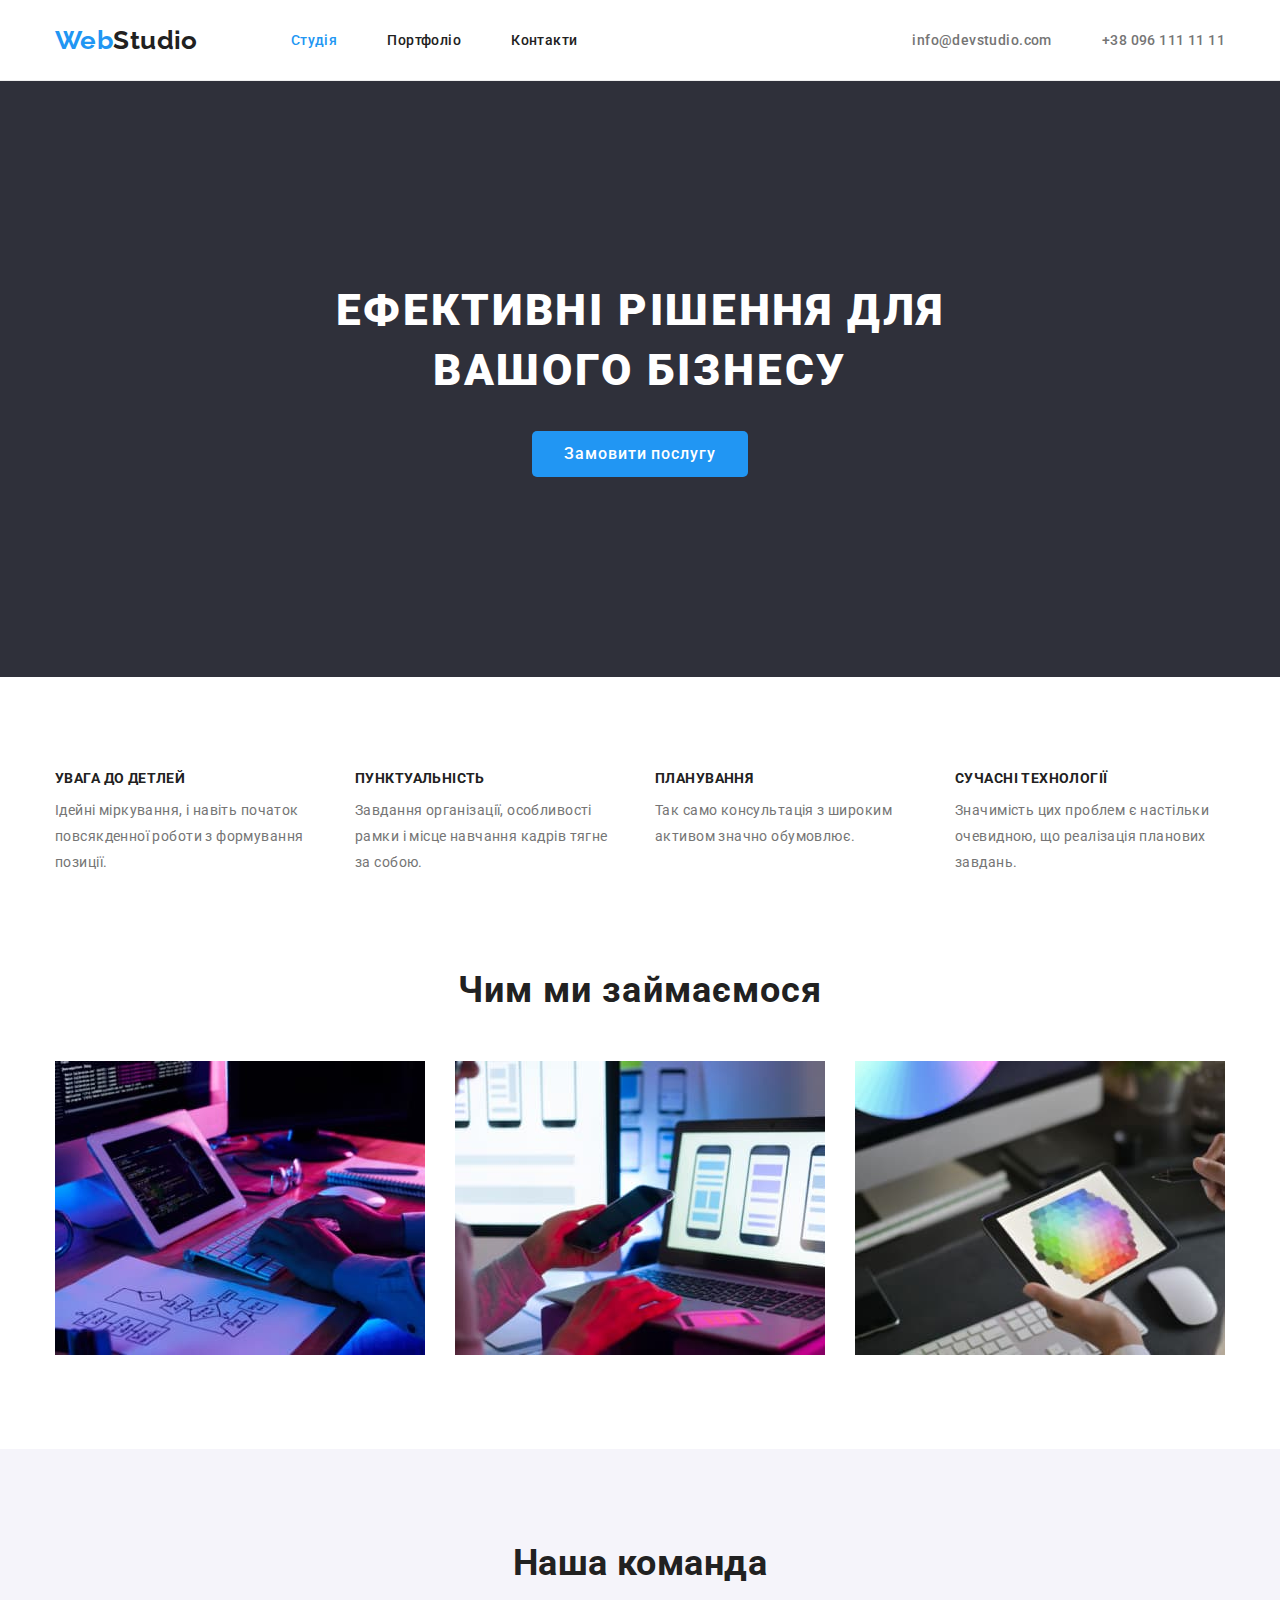
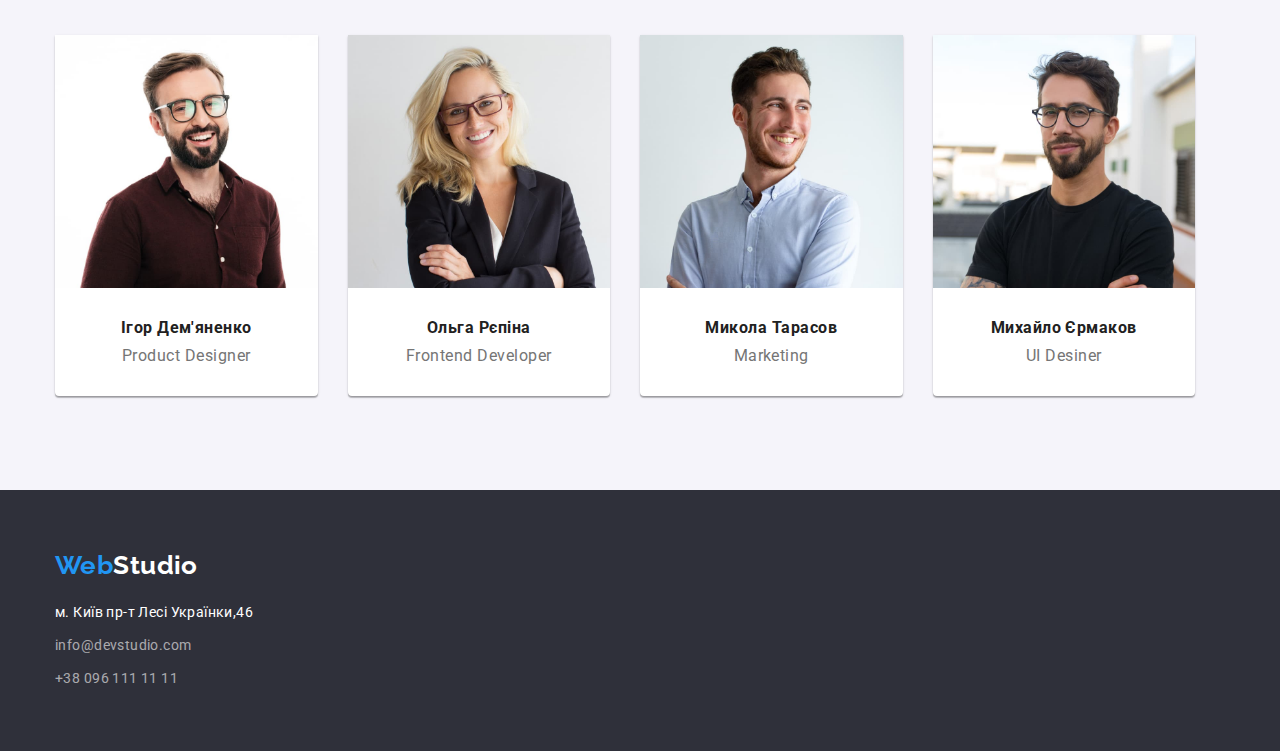
<file: index.html>
<!DOCTYPE html>
<html lang="uk">
<head>
    <meta charset="UTF-8">
    <meta http-equiv="X-UA-Compatible" content="IE=edge">
    <meta name="viewport" content="width=device-width, initial-scale=1.0">
    <title>Document</title>
    <link rel="preconnect" href="https://fonts.googleapis.com">
    <link rel="preconnect" href="https://fonts.gstatic.com" crossorigin>
    <link href="https://fonts.googleapis.com/css2?family=Raleway:wght@700&family=Roboto:wght@400;500;700;900&display=swap" rel="stylesheet">
    <link rel="stylesheet" href="https://cdnjs.cloudflare.com/ajax/libs/modern-normalize/1.0.0/modern-normalize.min.css" />
    <link rel="stylesheet" href="./css/styles.css">
</head>
<body class="body">
    
<header class="page-header">
    <div class="container">
     
            <nav class="nav">
                <a class="logo" href=""> <span class="logo-blue">Web</span><span class="logo-black">Studio</span> </a>
            <ul class="menu-first">
               
                    <li class="menu- current menu-first-item">
                        <a  href="">Студія</a>
                    </li>
                                  <li class="menu-link  menu-first-item">
                        <a  href="./portfolio.html">Портфоліо</a>
                    </li>
               
                    <li class="menu-link menu-first-item">
                        <a  href="">Контакти</a>
                    </li>
                         </ul>
            </nav>
             
        <ul class="menu-first">
                <li class="contacts menu-link-header">
                    <a  href="mailto:info@devstudio.com">info@devstudio.com</a>
                </li>
                            <li class="contacts menu-link-header">
                    <a  href="tel:+380961111111">+38 096 111 11 11</a>
                </li>
            </ul>
    </div>

</header>
        <main>
            
<section class="section-one">
    <div class="container">
            <h1 class="title">
            Ефективні рішення для вашого бізнесу
        </h1>
        <button class="button" type="button">Замовити послугу</button>
    </div>
  </section>
                        
<section class="section-two-container-preferences section">
    <div class="container">
<h2 class="visually-hidden">
    Переваги нашої компанії
</h2>

    <ul class="menu-first ">
                   <li class="preferences">
                <h3 class="small-section-title">
                    Увага до детлей
                </h3>
                <p class="item">
                    Ідейні міркування, і навіть початок повсякденної роботи з формування позиції.
                </p>
            </li>
                    <li class="preferences">
                <h3 class="small-section-title">
                    Пунктуальнiсть
                </h3>
                <p class="item">
                    Завдання організації, особливості рамки і місце навчання кадрів тягне за собою.
                </p>
            </li>
            <li class="preferences">
                <h3 class="small-section-title">
                    Планування
                </h3>
                <p class="item">
                    Так само консультація з широким активом значно обумовлює.
                </p>
            </li>
       
            <li class="preferences">
                <h3 class="small-section-title">
                    Сучасні технології
                </h3>
                <p class="item">
                    Значимість цих проблем є настільки очевидною, що реалізація планових завдань.
                </p>
            </li>
        

    </ul>

    </div>
    
    </section>


    <section class="section-three-container section">
<div class="flex-container-activities container">
    <h2 class="secondary-title-section-three">
        Чим ми займаємося
    </h2>
    <ul class="menu-first  flex-item-activities">
        
            <li class="picture-first"><img src="./images/logo1.jpg" alt="лого1" width="370"></li>
            <li class="picture-first"><img src="./images/logo2.jpg" alt="лого2" width="370"></li>
            <li class="picture-first"><img src="./images/logo3.jpg" alt="лого3" width="370"></li>
        </ul>
</div>
       </section>

<section class="section-four section">
    <div class="container">
    <h2 class="secondary-title container-team">
        Наша команда
    </h2>
    <ul class="menu-team card">
                    <li class="picture">
                <img class="card-image" src="./images/teamcard1.jpg" alt="член команди 1" width="260">
                <h3 class="card-heading">Ігор Дем'яненко</h3>
                <p class="position-item">
                    Product Designer
                </p>
            </li>
        
            <li class="picture">
                <img class="card-image" src="./images/temcard2.jpg" alt="член команди 2" width="260">
                <h3 class="card-heading">Ольга Рєпіна</h3>
                <p class="position-item">
                    Frontend Developer
                </p>
            </li>
        
            <li class="picture">
                <img class="card-image" src="images/teamcard3.jpg" alt="член команди 3" width="260">
                <h3 class=" card-heading">Микола Тарасов</h3>
                <p class="position-item">
                    Marketing
                </p>
            </li>
        
            <li class="picture">
                <img class="card-image" src="./images/temcard4.jpg" alt="член команди 4" width="260">
                <h3 class="card-heading">Михайло Єрмаков</h3>
                <p class="position-item">
                    UI Desiner
                </p>
            </li>
      </ul>
    </div>
                      </section>
            </main>
        <footer class="footer">
            <div class="flex-container-footer container">
                
                    <a class="logo flex-element-footer" href=""> <span class="logo-blue">Web</span><span class="logo-white">Studio</span> </a>
                
        
                <address class="address">
                    <ul class="menu">
                        <li class="footer-li">
                                <p>
                                    м. Київ пр-т Лесі Українки,46
                                </p>
                            </li>
                            <li class="footer-li">
                                <a class="address-link" href="">info@devstudio.com</a>
                            </li>
                                                    <li class="footer-li">
                                <a class="address-link" href="">+38 096 111 11 11</a>
                            </li>
                        </ul>
                </address>
            </div>
        
        </footer>
</body>
</html>
</file>
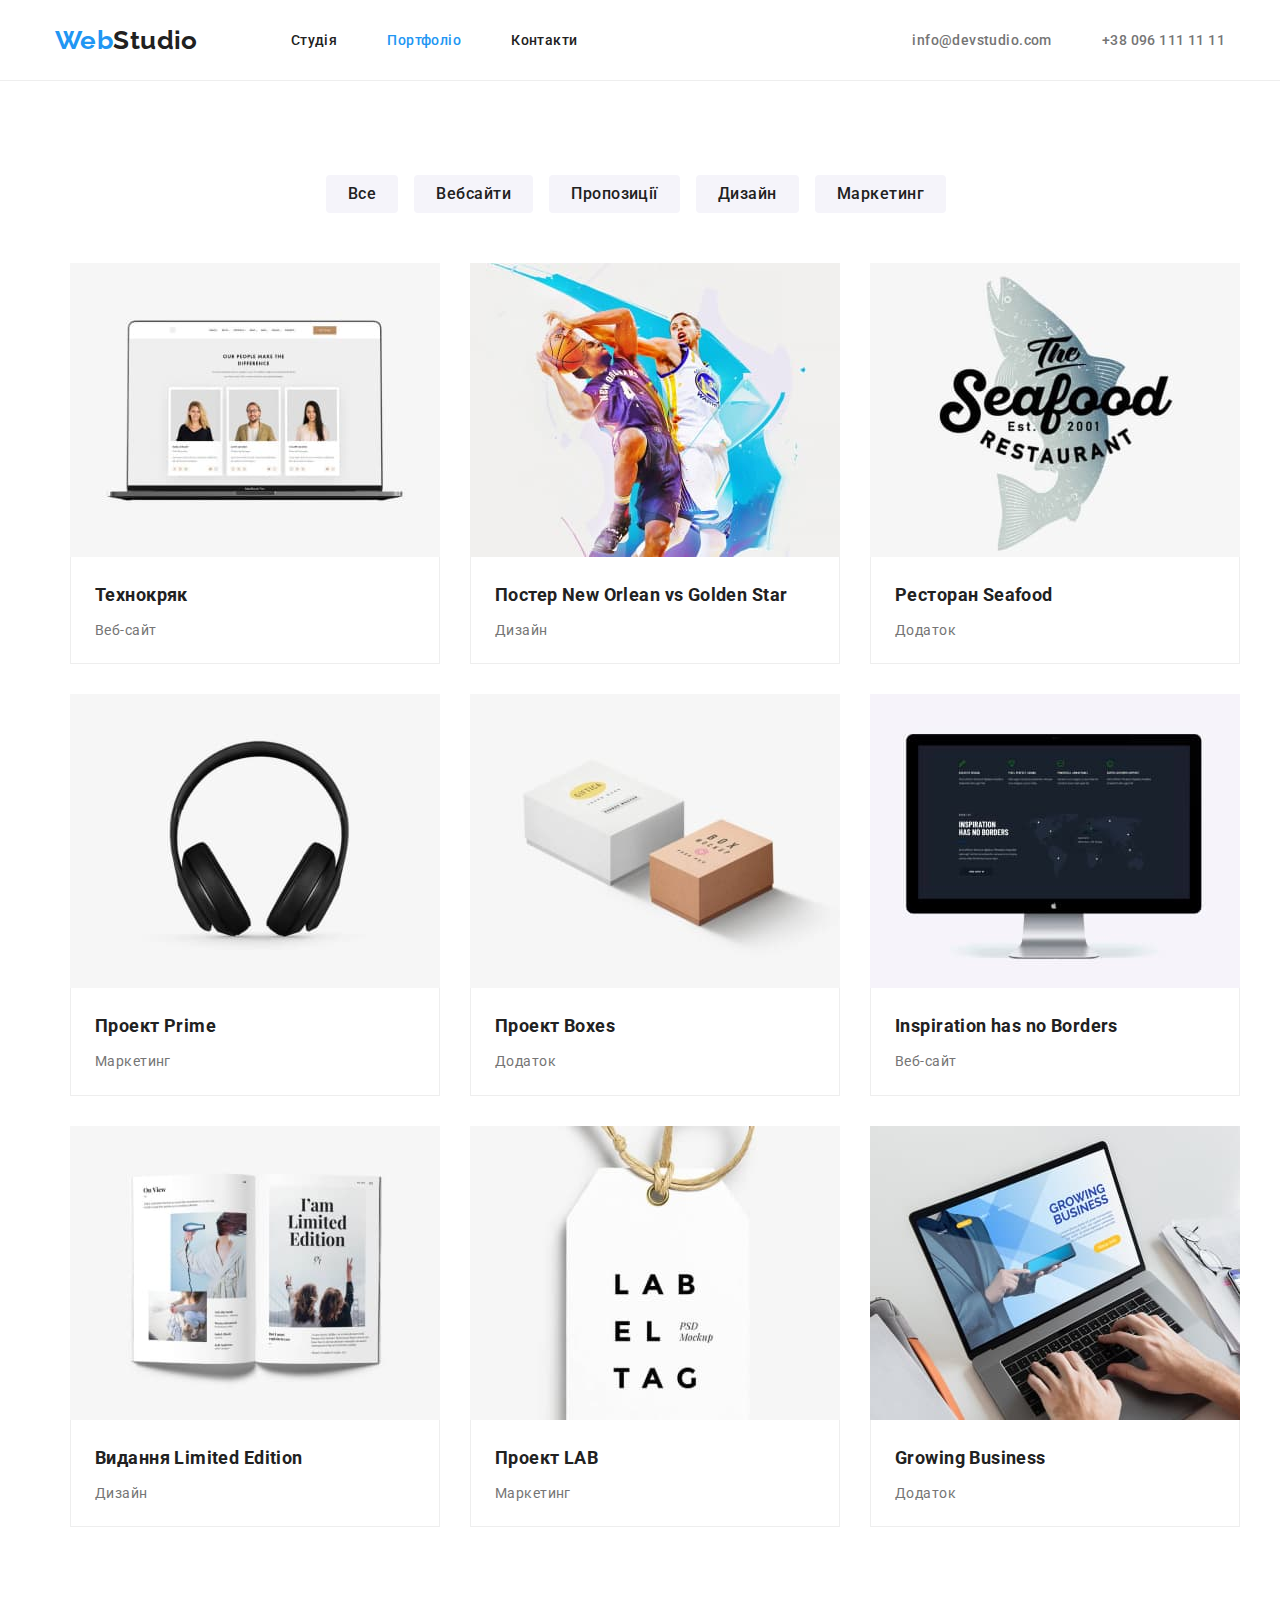
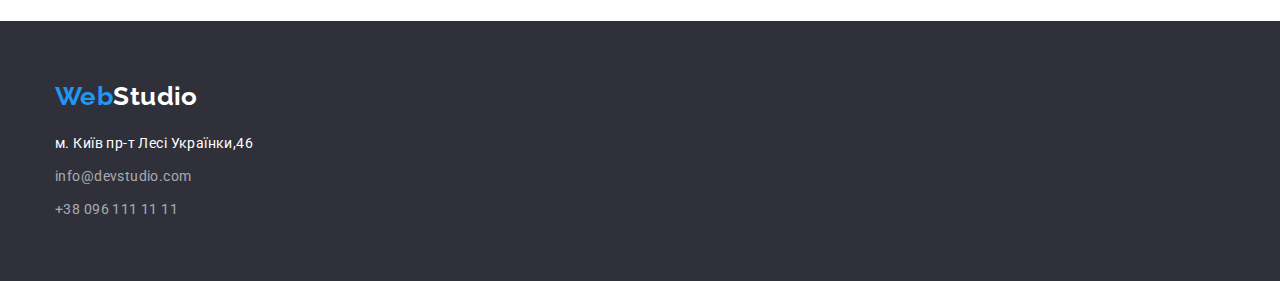
<file: portfolio.html>
<!DOCTYPE html>
<html lang="uk">
<head>
    <meta charset="UTF-8">
    <meta http-equiv="X-UA-Compatible" content="IE=edge">
    <meta name="viewport" content="width=device-width, initial-scale=1.0">
    <title>Document</title>
    <link rel="preconnect" href="https://fonts.googleapis.com">
<link rel="preconnect" href="https://fonts.gstatic.com" crossorigin>
<link href="https://fonts.googleapis.com/css2?family=Raleway:wght@700&family=Roboto:wght@400;500;700;900&display=swap" rel="stylesheet">
<link rel="stylesheet" href="https://cdnjs.cloudflare.com/ajax/libs/modern-normalize/1.0.0/modern-normalize.min.css" />
<link rel="stylesheet" href="./css/styles.css">
</head>
<body class="body">
<header class="page-header">
    <div class="container">

        <nav class="nav">
            <a class="logo" href=""> <span class="logo-blue">Web</span><span class="logo-black">Studio</span> </a>
            <ul class="menu-first">

                <li class="menu-link  menu-first-item">
                    <a href="./index.html">Студія</a>
                </li>
                <li class="menu-link current menu-first-item">
                    <a href=" ">Портфоліо</a>
                </li>

                <li class="menu-link menu-first-item">
                    <a  href="">Контакти</a>
                </li>
            </ul>
        </nav>

        <ul class="menu-first">
            <li class="contacts menu-link-header">
                <a href="mailto:info@devstudio.com">info@devstudio.com</a>
            </li>
            <li class="contacts menu-link-header">
                <a  href="tel:+380961111111">+38 096 111 11 11</a>
            </li>
        </ul>
    </div>

</header>
<main>
<section class="section ">
    <div class="container">
  
<h1 class="visually-hidden">
Портфоліо проектів
</h1>
<ul class="menu container-button flex-container-button ">
<li class="flex-element-button">
    <button class="button-second" type="button">Все</button>
</li>
<li class="flex-element-button">
    <button class="button-second" type="button">Вебсайти</button>
</li>
<li class="flex-element-button">
    <button class="button-second" type="button">Пропозиції</button>
</li>
<li class="flex-element-button">
    <button class="button-second" type="button">Дизайн</button>
</li>
<li class="flex-element-button">
    <button class="button-second" type="button">Маркетинг</button>
</li>
</ul>

<ul class="menu container-projects flex-container ">
    

        
<li class="flex-element menu-link" >
    <a  href=""> <img src="./images/img(4).jpg" alt="посилання на вебсайт" width="370">
        
        <div class="flex-element-title">
          <h2 class="item-title">Технокряк</h2>
        <p class="item">
            Веб-сайт
        </p>  
        </div>
        
    </a>
</li>
        
        <li class="flex-element menu-link">
    <a  href="">
        <img src="./images/img(5).jpg" alt="постер з футболістами" width="370">
        <div class="flex-element-title">
        <h2 class="item-title">Постер New Orlean vs Golden Star</h2>
        <p class="item">
            Дизайн
        </p>
        </div>
    </a>
</li>
<li class="flex-element menu-link">
    <a  href=""> <img src="./images/Seafod.jpg" alt="Seafod" width="370">
        
        <div class="flex-element-title">
        <h2 class="item-title">Ресторан Seafood</h2>
        <p class="item">
            Додаток
        </p>
        </div>
    </a>
</li>
<li class="flex-element menu-link">
    <a href="">
        <img src="./images/headphones.jpg" alt="headphones" width="370">
        <div class="flex-element-title">
        <h2 class="item-title">Проект Prime</h2>
        <p class="item">
            Маркетинг
        </p>
        </div>
    </a>
</li>
<li class="flex-element menu-link">
    <a href="">
        <img src="./images/Boxes.jpg" alt="boxes" width="370">
        <div class="flex-element-title">
        <h2 class="item-title">Проект Boxes</h2>
        <p class="item">
            Додаток
        </p>
        </div>
    </a>
</li>
<li class="flex-element menu-link">
    <a href="">
        <img src="./images/web-page.jpg" alt="web-page" width="370">
        <div class="flex-element-title">
        <h2 class="item-title">Inspiration has no Borders</h2>
        <p class="item">
            Веб-сайт
        </p>
        </div>
    </a>
</li>
<li class="flex-element menu-link">
    <a href="">
        <img src="./images/limited-edition.jpg" alt="limited-edition" width="370">
        <div class="flex-element-title">
        <h2 class="item-title">Видання Limited Edition</h2>
        <p class="item">
            Дизайн
        </p>
        </div>
    </a>
</li>
<li class="flex-element menu-link">
<a href="">
        <img src="./images/Lab.jpg" alt="lab" width="370">
        
        <div class="flex-element-title">
        <h2 class="item-title">Проект LAB</h2>
        <p class="item">
            Маркетинг
        </p>
        </div>
    </a>
</li>
 <li class="flex-element menu-link">
    <a  href="">
        <img src="./images/growing-business.jpg" alt="growing-business" width="370">
        <div class="flex-element-title">
        <h2 class="item-title">Growing Business</h2>
        <p class="item">
            Додаток
        </p>
        </div>
    </a>
</li>
   </ul>
</div>
</section>
</main>
    <footer class="footer">
        <div class="flex-container-footer container">
            <div class="flex-element-footer">
                <a class="logo" href=""> <span class="logo-blue">Web</span><span class="logo-white">Studio</span> </a>
            </div>
    
            <address class="address">
                <ul class="menu">
                    <li class="footer-li">
                        <p>
                            м. Київ пр-т Лесі Українки,46
                        </p>
                    </li>
                    <li class="footer-li">
                        <a class="address-link" href="">info@devstudio.com</a>
                    </li>
                    <li class="footer-li">
                        <a class="address-link" href="">+38 096 111 11 11</a>
                    </li>
                </ul>
            </address>
        </div>
    
    </footer>
</body>
</html>
</file>
<file: css/styles.css>
/* Normalize*/

/*Стилі для обнулення верхніх відступів у елементів*/
h1,
h2,
h3,
h4,
h5,
h6,
p{
    margin: 0;
}
/*Клас для обнулення базових властивостей списків (ul)*/
ul{
    list-style: none;
    padding-left: 0;
    margin: 0;
    }
    /*Клас для обнулення базових властивостей у посилань*/
    a{
        text-decoration: none;
        color: inherit;
    }
    /*Властивості для коректного відображення картинок*/
    img{
        display: block;
        max-width: 100%;
        height: auto;
    }
    /*Властивості для обнулення курсиву у address*/
        address{
            font-style: normal;
        }

                                               /* root*/
:root{
--secondary-color:#2196F3;
--color-main:#212121;
--minor-color:#FFFFFF;
--background-color: #E5E5E5;
--item-color:#757575;
--dark-background-color:#2F303A;
--link-color:#757575;
--footer-link-color:rgba(255, 255, 255, 0.6);
--container-preferences-color:rgba(117, 117, 117, 1);
--small-section-title-color:rgba(33, 33, 33, 1);
--team-background-color: #F5F4FA; 
--border-color:rgba(238, 238, 238, 1);
}

                                              /* header*/


.page-header{

border-bottom: 1px solid var(--border-color);
}

.page-header .container{
    display:flex;
    align-items:center;
}


.menu-link-header {
       color: var(--link-color);
    text-decoration: none;
    font-family: inherit;
    font-weight: 500;
    list-style: none;
    padding-top: 32px;
    padding-bottom: 32px;
    display: block;
 }

 .menu-link{
  font-weight: 500;
 }



.logo{
font-family: 'Raleway', sans-serif;
font-weight: 700;
font-size: 26px;
line-height: 1.19;
text-decoration: none;
margin-right: 93px;


}

.logo-blue {
color:var(--secondary-color);
}

.logo-black{
color: var(--color-main) ;
}

.logo-white{
    color:var(--minor-color);
}

.logo:hover {
    color:var(--secondary-color) ;
}

.contacts:not(:last-child) {
     margin-right: 50px;
   }

   .nav {
       display: flex;
       align-items: center;
       margin-right: auto;
   }

   .menu-first-item:not(:last-child){
    margin-right: 50px;

   }

                                                 /* body*/

.body{
    font-family: 'Roboto', sans-serif;
    color:var(--color-main);
    background-color:var(--minor-color);
    font-size: 14px;
    letter-spacing: 0.03em;
}

.section{
    padding-top: 94px;
    padding-bottom: 94px;
}

.container{
    
    padding: 0 15px;
    width: 1200px;
    margin-left: auto;
    margin-right: auto;
}

                                             /* section-one*/
.section-one{
padding: 200px 0;
text-align: center;
background-color: var(--dark-background-color);
}

.flex-container-section-one{
display: block;
}

.title{
    color: var(--minor-color) ;
    font-style: normal;
    font-weight: 900;
    font-size: 44px;
    line-height:1.36;
    text-align: center;
    letter-spacing: 0.06em;
    text-transform: uppercase;
    width: 696px;
    margin-left: auto;
    margin-right: auto;
    margin-bottom: 30px;
    }

.button {
    color: var(--minor-color);
    background-color: var(--secondary-color);
    font-weight: 500;
    font-size: 16px;
    line-height: 1.63;
    letter-spacing: 0.06em;
    padding-left: 32px;
    padding-top: 10px;
    padding-right: 32px;
    padding-bottom: 10px;
    border: none;
border-radius: 5px;
}
    

.button:hover {
    color: var(--minor-color);
    background-color: var(--footer-link-color);
}

.button:focus {
    color: var(--minor-color);
    background-color: var(--secondary-color);
}

                                         /* section-two*/

.visually-hidden {
    position: absolute;
        width: 1px;
        height: 1px;
        margin: -1px;
        padding: 0;
        overflow: hidden;
        border: 0;
        clip: rect(0 0 0 0);
}

.flex-container-preferences {
    display: flex;

}

.menu-first {
    list-style: none;
    display: flex;
    font-weight: 500;
}

.small-section-title {
    font-weight: 700;
    font-size: 14px;
    line-height: 1.14;
    text-transform: uppercase;
    color: var(--small-section-title-color);
    margin-bottom: 10px;
}

.small-section-title:last-child {
    margin-right: 0;
}

.item {
    font-weight: 400;
    font-size: 14px;
    line-height: 1.88;
    color: var(--item-color);
    
}

.preferences{
margin-right: 30px;
width: 270px;
}

.preferences:last-child {
    margin-right: 0;
}

                                          /* section-three*/

.section-three-container{
    padding-top: 0;
}

.flex-item-activities{
    display: flex;
}

.secondary-title-section-three {
    font-weight: 700;
    font-style: normal;
    font-size: 36px;
    line-height: 1.16;
    text-align: center;
    letter-spacing: 0.03em;
    color: var(--color-main);
    margin-bottom: 50px;
    
}

.picture-first {
    margin-right: 30px;
    text-align: center;
    }

.picture-first:last-child{
margin-right:0;
}

                                  /* section-four*/
.section-four{
    background-color: var(--team-background-color);

}

.secondary-title {
    color: var(--color-main);

    font-weight: 700;
    font-size: 36px;
    line-height: 1.16;
       
    text-align: center;
    margin-bottom: 50px;
    }

   .menu-team{
    display: flex;
    margin: 0 auto;
   }


.card:no(:last-child){
margin-right: 0px;
}

.picture {
    margin-right: 30px;
    background-color: var(--minor-color);
    
    
    border-radius: 0px 0px 4px 4px;
    box-shadow: 0px 1px 3px rgba(0, 0, 0, 0.12), 0px 1px 1px rgba(0, 0, 0, 0.14), 0px 2px 1px rgba(0, 0, 0, 0.2);
}



.card-image{
        width: 270px;
        
}

.card-heading{

line-height: 1.18;
letter-spacing: 0.03em;
text-align: center;
color: var(--small-section-title-color);
margin-top: 30px;
} 

.position-item{
font-size: 16px;
line-height: 1.18;
letter-spacing: 0.03em;

color: var(--container-preferences-color);
    
text-align: center;

margin-top: 10px;
margin-bottom: 30px;
}



.current{
    color: var(--secondary-color);
}

.current:active {
    color: var(--secondary-color);
}

.item-title{
    font-weight: 700;
    font-size: 18px;
    line-height: 2.0;
    color:var(--color-main);
    margin-bottom: 4px;
}

                                        /*page-two*/

                                    /*container-button*/

.button-second {
    font-family: 'Roboto', sans-serif;
    font-weight: 500;
    font-size: 16px;
    line-height: 1.63;
    color: var(--color-main);
    background-color: var(--minor-color);
    letter-spacing: 0.03em;
    padding:6px 22px;
border: navajowhite;
    margin-right: 8px;
    background-color: var(--team-background-color);
    border-radius: 4px;
    
}

.button-second:not(:last-child) {
        margin-right: 8px;
}

.button-second:hover {
    color: var(--minor-color);
    background-color: var(--secondary-color);
}

.button-second:focus {
    color: var(--minor-color);
    background-color: var(--secondary-color);
}
.container-button{
    
        padding-left: 15px;
        padding-right: 15px;
       
}


.flex-container-button{
display:flex;
    align-items: center;
    justify-content: center;
    margin-bottom: 50px;
    
}

.flex-element-button:not(:last-child){
        margin-right: 8px;
}

.flex-element-button:nth-child{
margin-right: 0;
}

                                            /*container-projects*/

.container-projects{
    width: 1200px;
    padding-left: 15px;
    padding-right: 15px;
    margin-left: auto;
    margin-right: auto;
}

.flex-container{
    display: flex;
    flex-wrap: wrap;
}

.flex-element{
width: 370px;
margin-right: 30px;
margin-bottom: 30px;
margin-right: 30px;
        }
.flex-element:nth-child(3n){
margin-right: 0;
}


.flex-element:nth-last-child(-n+3){
    margin-bottom: 0;
}

.flex-element: nth-child(n3){
margin-right: 0;
    } 

    .flex-element-title{
        padding-left: 24px;
        padding-right: 24px;
        padding-top: 20px;
        padding-bottom: 20px;
        border-right: 1px solid var(--border-color);
        border-bottom: 1px solid var(--border-color);
        border-left: 1px solid var(--border-color);
    }

                                            /* footer*/

.footer {
    background-color: var(--dark-background-color);
    padding: 60px 0;

    
}


.flex-container-footer{
    width: 1200px;

    padding: 0 15px;
    margin: 0 auto;
}

flex-element-footer{
margin-left: 15px;
justify-content: flex-start;
width: 147px;
}

.container-address-footer {
        display: inline-block;
        justify-content: flex-start;
        flex-direction: column;
        margin-left: 15;
        
    }

.logo-footer {
    font-family: 'Raleway', sans-serif;
    font-weight: 700;
    font-size: 26px;
    line-height: 1.19;
    text-decoration: none;
    }

.address{
    color:var(--minor-color);

    font-size: 14px;
    line-height: 1.7;
    
    margin-top: 20px;
    }
.buttons{
    margin: bottom 34px; ;
}
.menu {
    
    
    
}


.menu-address{
text-align: left;
font-family: 'Roboto', sans-serif;
font-weight: 400;
font-size: 14px;
line-height: 1.71;
letter-spacing: 0.03em;
font-style: normal;
color: var(--minor-color);
width: 231px;
margin-top: 20px;
margin-left: 15px;
text-align: left;
}

.address-link{
    text-decoration: none;
    color:var(--footer-link-color);
    font-family: 'Roboto', sans-serif;
    font-size: 14px;
    line-height: 1.7;
    font-style: normal;
    flex-direction: column;
    margin-top: 32px;
    margin-bottom: 32px;
    }

    .footer-li{
        margin-bottom: 9px;
    }

    .footer-li:last-child {
            margin-bottom: 0;
        }
</file>
